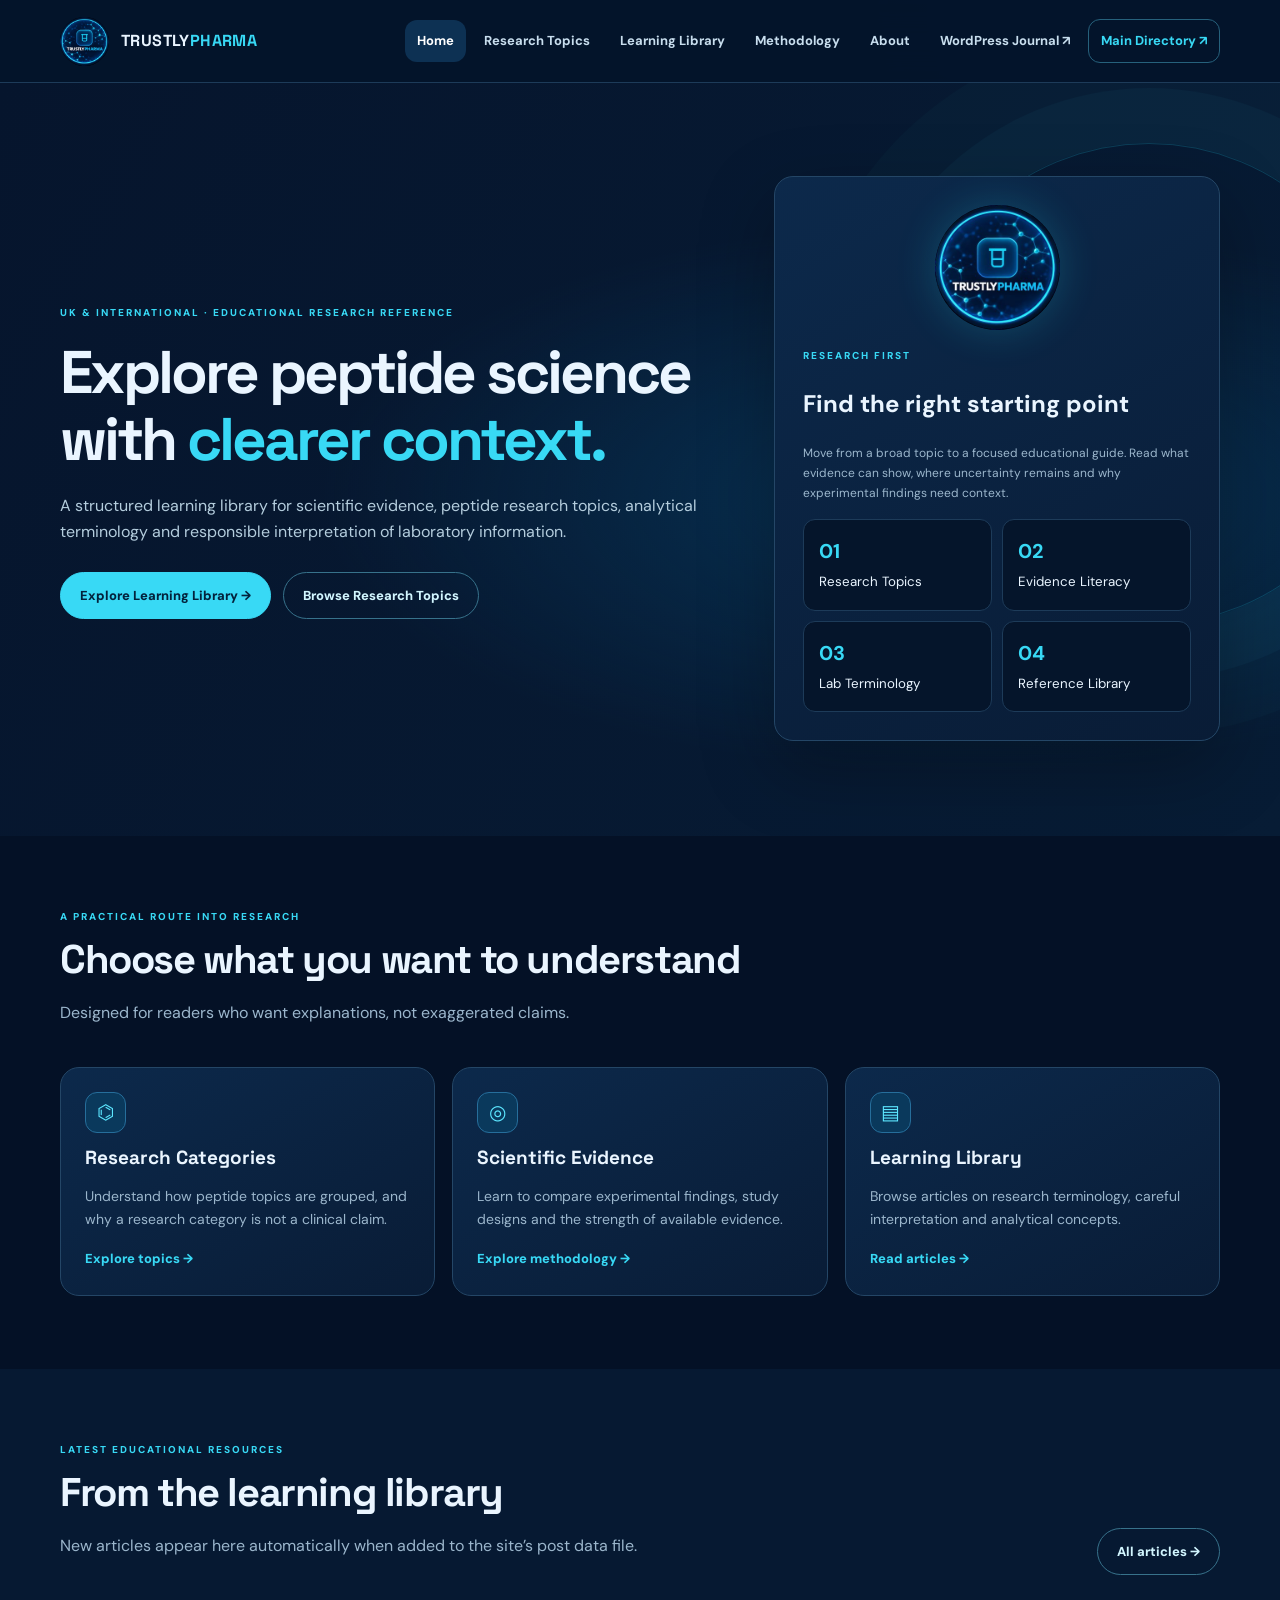
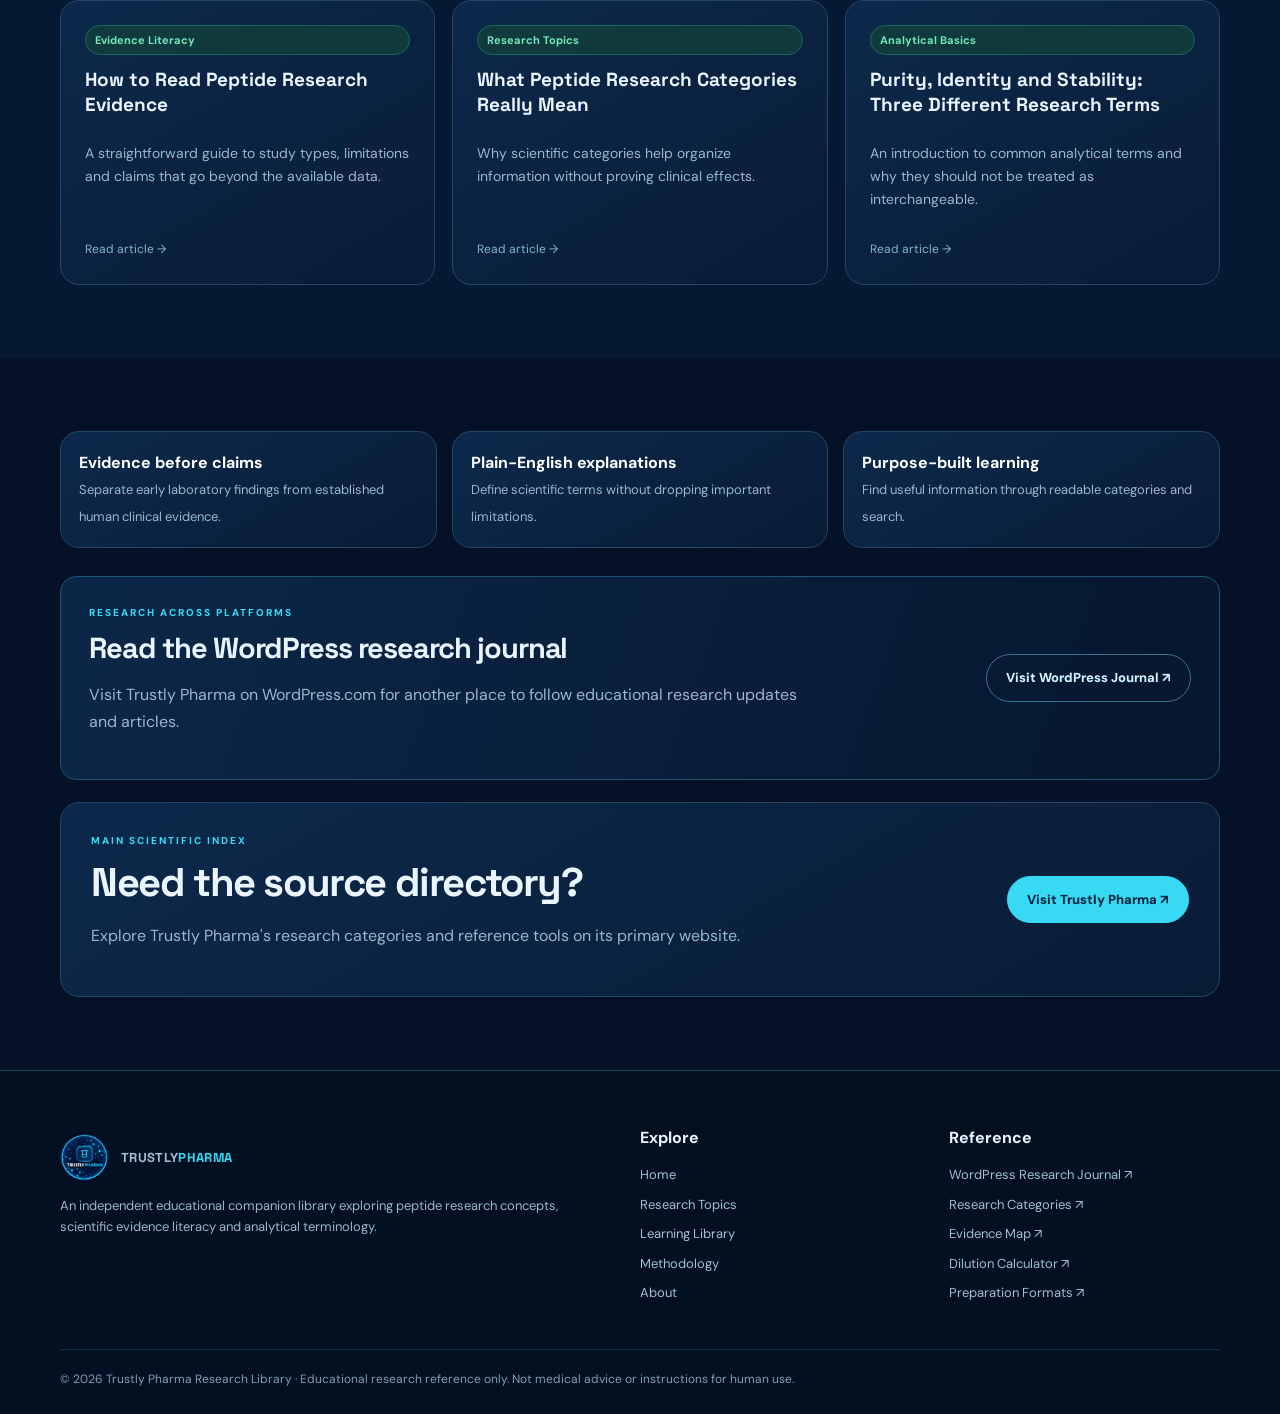
<file: index.html>
<!doctype html><html lang="en-GB"><head><meta charset="utf-8"><meta name="viewport" content="width=device-width,initial-scale=1"><meta name="description" content="A clear educational library for peptide research topics, evidence literacy and scientific reference information."><meta name="theme-color" content="#041126"><title>Home | Trustly Pharma Research Library</title><link rel="icon" href="logo.jpg"><link rel="stylesheet" href="styles.css"><script defer src="app.js"></script></head><body><header class="header"><div class="shell header-inner"><a class="brand" href="index.html" aria-label="Trustly Pharma home"><img src="logo.jpg" alt="Trustly Pharma circular logo"><span>TRUSTLY<span>PHARMA</span></span></a><button id="menuToggle" class="menu-toggle" aria-expanded="false" aria-controls="siteNav" aria-label="Toggle navigation">☰ Menu</button><nav id="siteNav" class="nav" aria-label="Main navigation"><a href="index.html" class="active">Home</a><a href="research.html" class="">Research Topics</a><a href="blog.html" class="">Learning Library</a><a href="methodology.html" class="">Methodology</a><a href="about.html" class="">About</a><a href="https://trustlypharma.wordpress.com/" target="_blank" rel="noopener noreferrer">WordPress Journal ↗</a><a class="nav-cta" href="https://trustlypharma.uk/" target="_blank" rel="noopener noreferrer">Main Directory ↗</a></nav></div></header><main><section class="hero"><div class="shell hero-grid"><div><span class="eyebrow">UK &amp; International · Educational Research Reference</span><h1>Explore peptide science with <em>clearer context.</em></h1><p class="lead">A structured learning library for scientific evidence, peptide research topics, analytical terminology and responsible interpretation of laboratory information.</p><div class="actions"><a class="btn" href="blog.html">Explore Learning Library →</a><a class="btn btn-outline" href="research.html">Browse Research Topics</a></div></div><div class="hero-panel"><img class="hero-logo" src="logo.jpg" alt="Trustly Pharma logo"><div class="eyebrow">Research First</div><h2>Find the right starting point</h2><p class="tiny">Move from a broad topic to a focused educational guide. Read what evidence can show, where uncertainty remains and why experimental findings need context.</p><div class="stat-grid"><div><b>01</b><small>Research Topics</small></div><div><b>02</b><small>Evidence Literacy</small></div><div><b>03</b><small>Lab Terminology</small></div><div><b>04</b><small>Reference Library</small></div></div></div></div></section><section class="section"><div class="shell"><div class="section-heading"><div><div class="eyebrow">A practical route into research</div><h2>Choose what you want to understand</h2><p class="section-sub">Designed for readers who want explanations, not exaggerated claims.</p></div></div><div class="cards"><a class="card" href="research.html"><div class="iconbox">⌬</div><h3>Research Categories</h3><p>Understand how peptide topics are grouped, and why a research category is not a clinical claim.</p><span class="link">Explore topics →</span></a><a class="card" href="methodology.html"><div class="iconbox">◎</div><h3>Scientific Evidence</h3><p>Learn to compare experimental findings, study designs and the strength of available evidence.</p><span class="link">Explore methodology →</span></a><a class="card" href="blog.html"><div class="iconbox">▤</div><h3>Learning Library</h3><p>Browse articles on research terminology, careful interpretation and analytical concepts.</p><span class="link">Read articles →</span></a></div></div></section><section class="section alt"><div class="shell"><div class="section-heading"><div><div class="eyebrow">Latest educational resources</div><h2>From the learning library</h2><p class="section-sub">New articles appear here automatically when added to the site’s post data file.</p></div><a class="btn btn-outline" href="blog.html">All articles →</a></div><div id="latestPosts" class="cards" aria-live="polite"><p class="tiny">Loading articles…</p></div></div></section><section class="section"><div class="shell"><div class="strip"><div class="feature"><strong>Evidence before claims</strong><span>Separate early laboratory findings from established human clinical evidence.</span></div><div class="feature"><strong>Plain-English explanations</strong><span>Define scientific terms without dropping important limitations.</span></div><div class="feature"><strong>Purpose-built learning</strong><span>Find useful information through readable categories and search.</span></div></div><div style="height:28px"></div><div class="journal-callout"><div><div class="eyebrow">Research across platforms</div><h2>Read the WordPress research journal</h2><p class="section-sub">Visit Trustly Pharma on WordPress.com for another place to follow educational research updates and articles.</p></div><a class="btn btn-outline" href="https://trustlypharma.wordpress.com/" target="_blank" rel="noopener noreferrer">Visit WordPress Journal ↗</a></div><div style="height:22px"></div><div class="cta-panel"><div><div class="eyebrow">Main scientific index</div><h2>Need the source directory?</h2><p class="section-sub">Explore Trustly Pharma's research categories and reference tools on its primary website.</p></div><a class="btn" href="https://trustlypharma.uk/" rel="noopener noreferrer" target="_blank">Visit Trustly Pharma ↗</a></div></div></section></main><footer class="footer"><div class="shell"><div class="footer-grid"><div><a class="brand" href="index.html"><img src="logo.jpg" alt=""><span>TRUSTLY<span>PHARMA</span></span></a><p>An independent educational companion library exploring peptide research concepts, scientific evidence literacy and analytical terminology.</p></div><div><h4>Explore</h4><a href="index.html">Home</a><a href="research.html">Research Topics</a><a href="blog.html">Learning Library</a><a href="methodology.html">Methodology</a><a href="about.html">About</a></div><div><h4>Reference</h4><a href="https://trustlypharma.wordpress.com/" target="_blank" rel="noopener noreferrer">WordPress Research Journal ↗</a><a href="https://trustlypharma.uk/#categories">Research Categories ↗</a><a href="https://trustlypharma.uk/#evidence-map">Evidence Map ↗</a><a href="https://trustlypharma.uk/#calculator">Dilution Calculator ↗</a><a href="https://trustlypharma.uk/formats/">Preparation Formats ↗</a></div></div><div class="bottom">© 2026 Trustly Pharma Research Library · Educational research reference only. Not medical advice or instructions for human use.</div></div></footer></body></html>
</file>
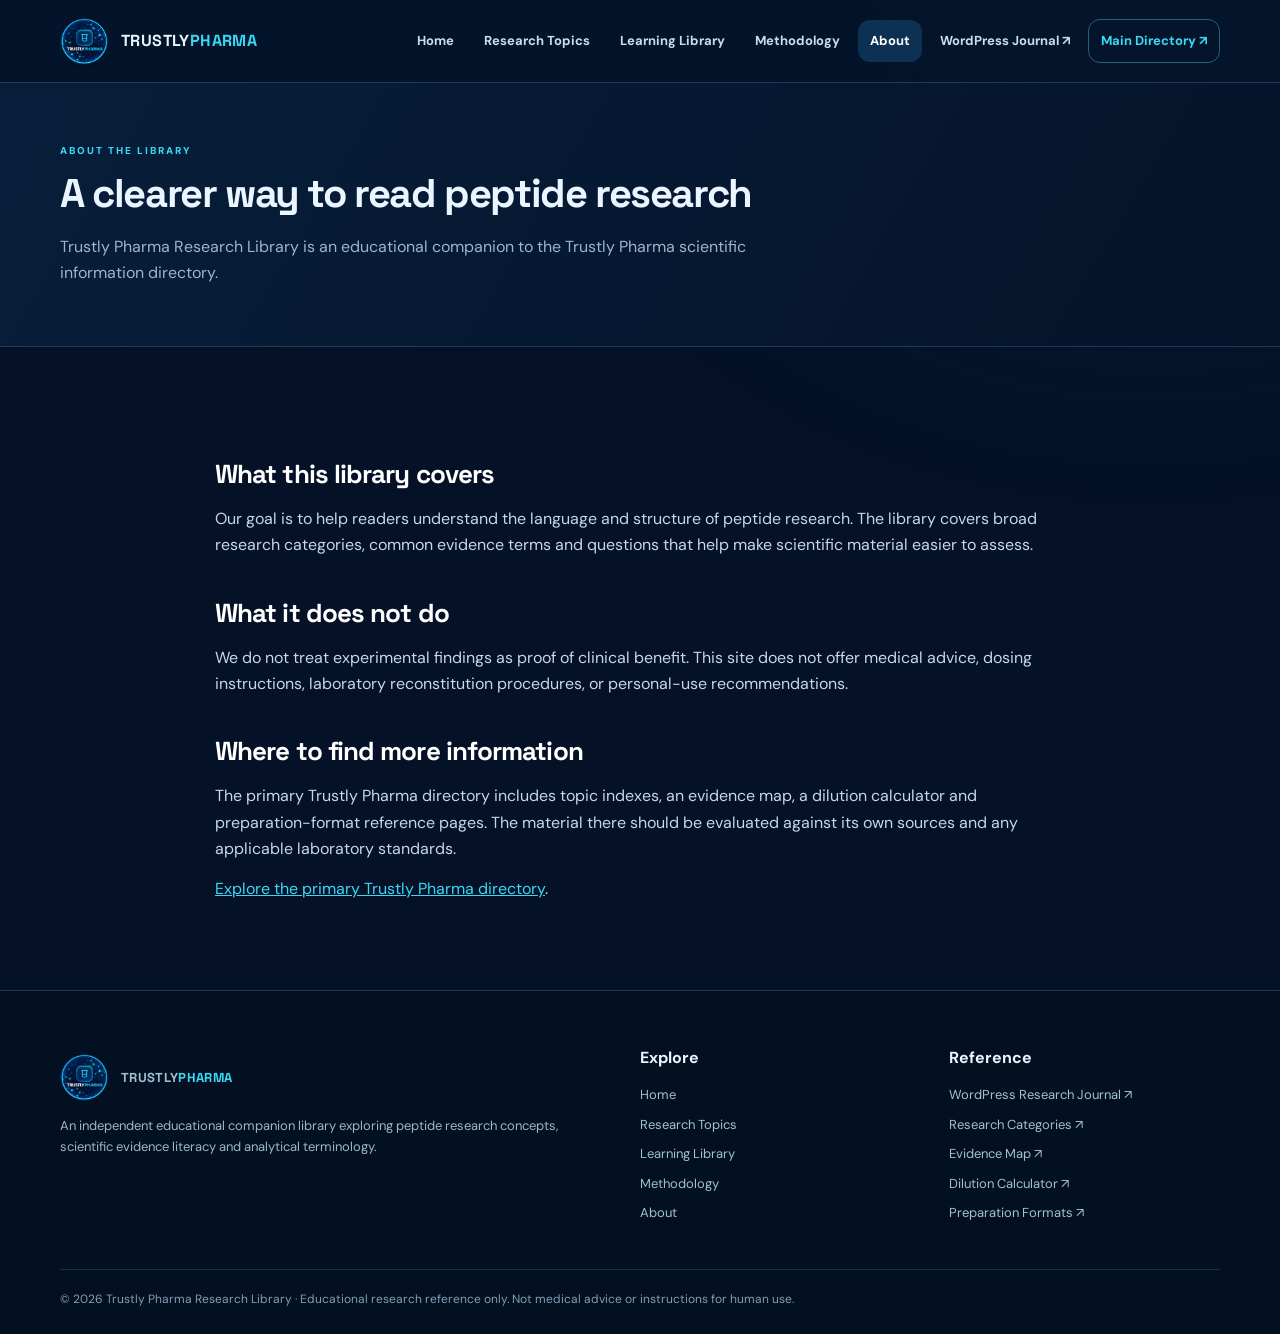
<file: about.html>
<!doctype html><html lang="en-GB"><head><meta charset="utf-8"><meta name="viewport" content="width=device-width,initial-scale=1"><meta name="description" content="Learn the purpose, boundaries and editorial focus of the Trustly Pharma Research Library."><meta name="theme-color" content="#041126"><title>About | Trustly Pharma Research Library</title><link rel="icon" href="logo.jpg"><link rel="stylesheet" href="styles.css"><script defer src="app.js"></script></head><body><header class="header"><div class="shell header-inner"><a class="brand" href="index.html" aria-label="Trustly Pharma home"><img src="logo.jpg" alt="Trustly Pharma circular logo"><span>TRUSTLY<span>PHARMA</span></span></a><button id="menuToggle" class="menu-toggle" aria-expanded="false" aria-controls="siteNav" aria-label="Toggle navigation">☰ Menu</button><nav id="siteNav" class="nav" aria-label="Main navigation"><a href="index.html" class="">Home</a><a href="research.html" class="">Research Topics</a><a href="blog.html" class="">Learning Library</a><a href="methodology.html" class="">Methodology</a><a href="about.html" class="active">About</a><a href="https://trustlypharma.wordpress.com/" target="_blank" rel="noopener noreferrer">WordPress Journal ↗</a><a class="nav-cta" href="https://trustlypharma.uk/" target="_blank" rel="noopener noreferrer">Main Directory ↗</a></nav></div></header><main><section class="page-hero"><div class="shell"><div class="eyebrow">About the library</div><h1 class="page-title">A clearer way to read peptide research</h1><p>Trustly Pharma Research Library is an educational companion to the Trustly Pharma scientific information directory.</p></div></section><section class="section"><div class="shell content prose"><h2>What this library covers</h2><p>Our goal is to help readers understand the language and structure of peptide research. The library covers broad research categories, common evidence terms and questions that help make scientific material easier to assess.</p><h2>What it does not do</h2><p>We do not treat experimental findings as proof of clinical benefit. This site does not offer medical advice, dosing instructions, laboratory reconstitution procedures, or personal-use recommendations.</p><h2>Where to find more information</h2><p>The primary Trustly Pharma directory includes topic indexes, an evidence map, a dilution calculator and preparation-format reference pages. The material there should be evaluated against its own sources and any applicable laboratory standards.</p><p><a href="https://trustlypharma.uk/" target="_blank" rel="noopener noreferrer">Explore the primary Trustly Pharma directory</a>.</p></div></section></main><footer class="footer"><div class="shell"><div class="footer-grid"><div><a class="brand" href="index.html"><img src="logo.jpg" alt=""><span>TRUSTLY<span>PHARMA</span></span></a><p>An independent educational companion library exploring peptide research concepts, scientific evidence literacy and analytical terminology.</p></div><div><h4>Explore</h4><a href="index.html">Home</a><a href="research.html">Research Topics</a><a href="blog.html">Learning Library</a><a href="methodology.html">Methodology</a><a href="about.html">About</a></div><div><h4>Reference</h4><a href="https://trustlypharma.wordpress.com/" target="_blank" rel="noopener noreferrer">WordPress Research Journal ↗</a><a href="https://trustlypharma.uk/#categories">Research Categories ↗</a><a href="https://trustlypharma.uk/#evidence-map">Evidence Map ↗</a><a href="https://trustlypharma.uk/#calculator">Dilution Calculator ↗</a><a href="https://trustlypharma.uk/formats/">Preparation Formats ↗</a></div></div><div class="bottom">© 2026 Trustly Pharma Research Library · Educational research reference only. Not medical advice or instructions for human use.</div></div></footer></body></html>
</file>
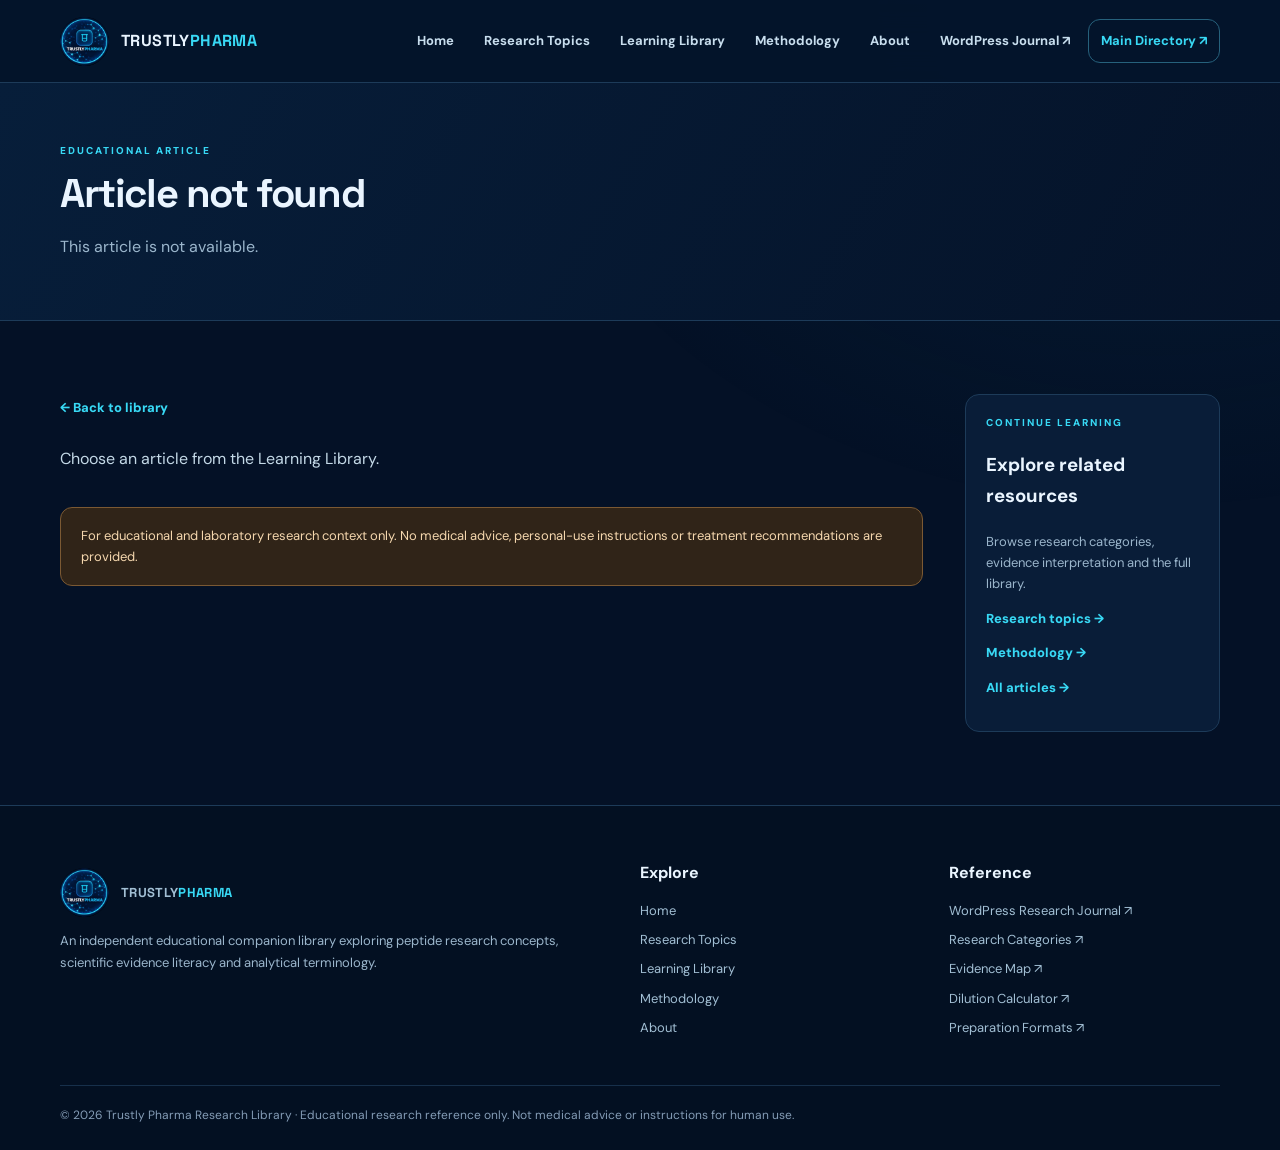
<file: article.html>
<!doctype html><html lang="en-GB"><head><meta charset="utf-8"><meta name="viewport" content="width=device-width,initial-scale=1"><meta name="description" content="Educational reading from the Trustly Pharma research library."><meta name="theme-color" content="#041126"><title>Article | Trustly Pharma Research Library</title><link rel="icon" href="logo.jpg"><link rel="stylesheet" href="styles.css"><script defer src="app.js"></script></head><body><header class="header"><div class="shell header-inner"><a class="brand" href="index.html" aria-label="Trustly Pharma home"><img src="logo.jpg" alt="Trustly Pharma circular logo"><span>TRUSTLY<span>PHARMA</span></span></a><button id="menuToggle" class="menu-toggle" aria-expanded="false" aria-controls="siteNav" aria-label="Toggle navigation">☰ Menu</button><nav id="siteNav" class="nav" aria-label="Main navigation"><a href="index.html" class="">Home</a><a href="research.html" class="">Research Topics</a><a href="blog.html" class="">Learning Library</a><a href="methodology.html" class="">Methodology</a><a href="about.html" class="">About</a><a href="https://trustlypharma.wordpress.com/" target="_blank" rel="noopener noreferrer">WordPress Journal ↗</a><a class="nav-cta" href="https://trustlypharma.uk/" target="_blank" rel="noopener noreferrer">Main Directory ↗</a></nav></div></header><main><section class="page-hero"><div class="shell"><div class="eyebrow">Educational article</div><h1 class="page-title"><span id="articleTitle">Article</span></h1><p><span id="articleSummary">Opening article…</span></p></div></section><section class="section"><div class="shell article-layout"><article><div class="article-top"><a class="back" href="blog.html">← Back to library</a><p class="meta" id="articleMeta"></p></div><div class="prose" id="articleBody" aria-live="polite"><p>Loading article…</p></div><div style="height:20px"></div><div class="notice">For educational and laboratory research context only. No medical advice, personal-use instructions or treatment recommendations are provided.</div></article><aside><div class="aside-card"><div class="eyebrow">Continue learning</div><h3>Explore related resources</h3><p>Browse research categories, evidence interpretation and the full library.</p><p><a class="back" href="research.html">Research topics →</a></p><p><a class="back" href="methodology.html">Methodology →</a></p><p><a class="back" href="blog.html">All articles →</a></p></div></aside></div></section></main><footer class="footer"><div class="shell"><div class="footer-grid"><div><a class="brand" href="index.html"><img src="logo.jpg" alt=""><span>TRUSTLY<span>PHARMA</span></span></a><p>An independent educational companion library exploring peptide research concepts, scientific evidence literacy and analytical terminology.</p></div><div><h4>Explore</h4><a href="index.html">Home</a><a href="research.html">Research Topics</a><a href="blog.html">Learning Library</a><a href="methodology.html">Methodology</a><a href="about.html">About</a></div><div><h4>Reference</h4><a href="https://trustlypharma.wordpress.com/" target="_blank" rel="noopener noreferrer">WordPress Research Journal ↗</a><a href="https://trustlypharma.uk/#categories">Research Categories ↗</a><a href="https://trustlypharma.uk/#evidence-map">Evidence Map ↗</a><a href="https://trustlypharma.uk/#calculator">Dilution Calculator ↗</a><a href="https://trustlypharma.uk/formats/">Preparation Formats ↗</a></div></div><div class="bottom">© 2026 Trustly Pharma Research Library · Educational research reference only. Not medical advice or instructions for human use.</div></div></footer></body></html>
</file>
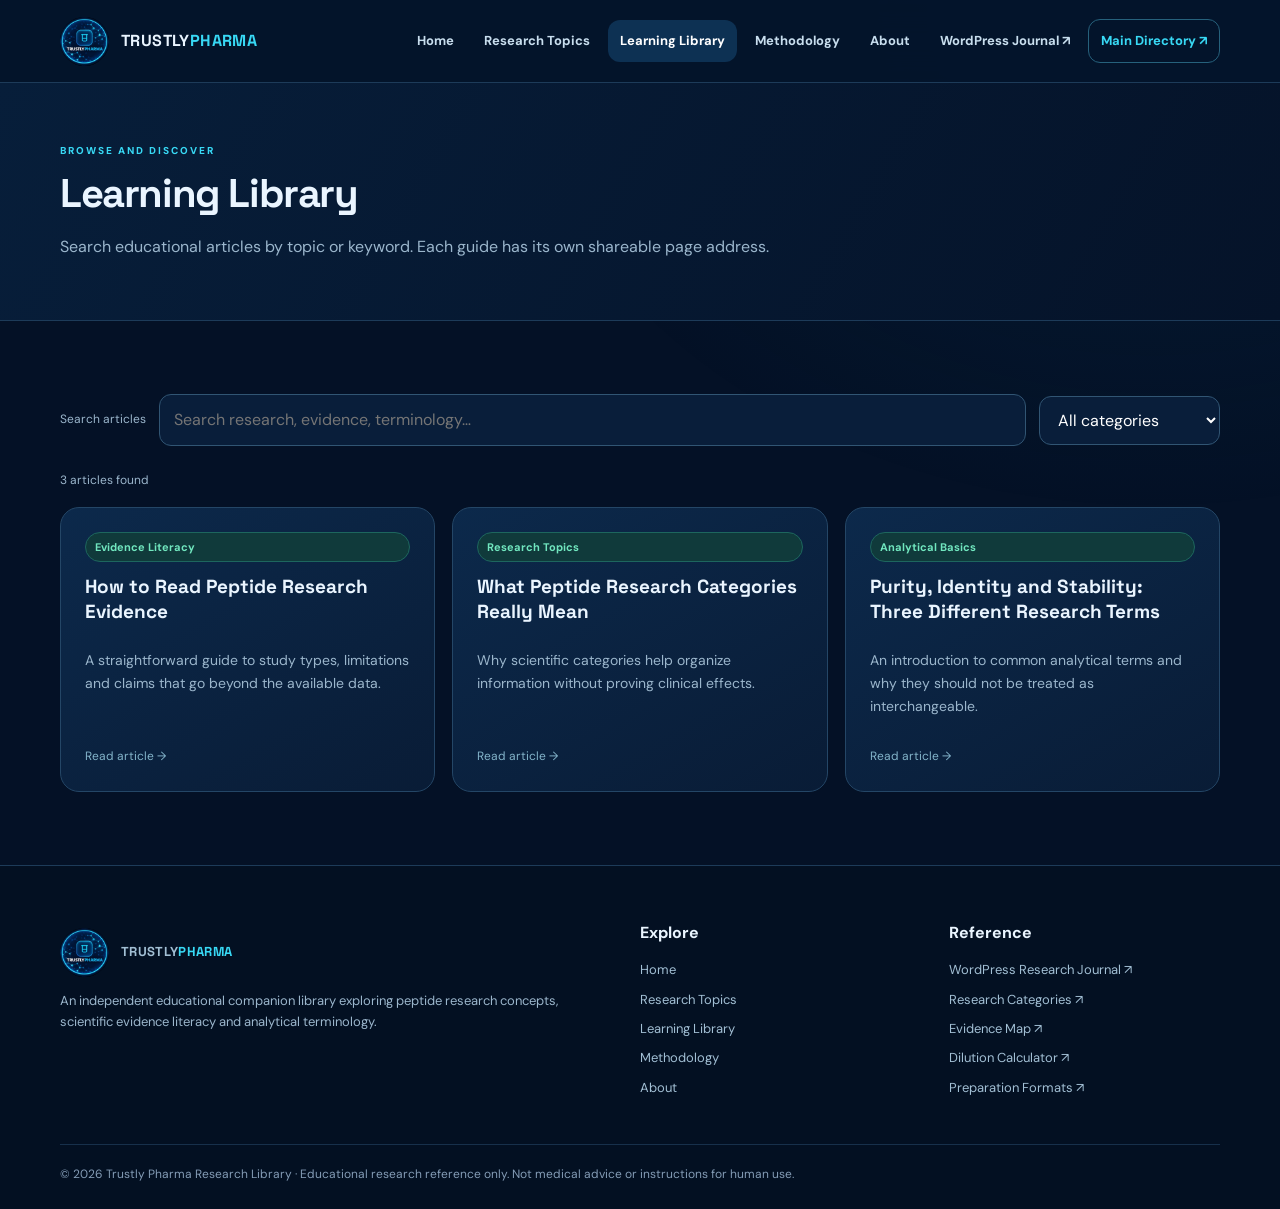
<file: blog.html>
<!doctype html><html lang="en-GB"><head><meta charset="utf-8"><meta name="viewport" content="width=device-width,initial-scale=1"><meta name="description" content="Search educational guides and research-focused articles in the Trustly Pharma learning library."><meta name="theme-color" content="#041126"><title>Learning Library | Trustly Pharma Research Library</title><link rel="icon" href="logo.jpg"><link rel="stylesheet" href="styles.css"><script defer src="app.js"></script></head><body><header class="header"><div class="shell header-inner"><a class="brand" href="index.html" aria-label="Trustly Pharma home"><img src="logo.jpg" alt="Trustly Pharma circular logo"><span>TRUSTLY<span>PHARMA</span></span></a><button id="menuToggle" class="menu-toggle" aria-expanded="false" aria-controls="siteNav" aria-label="Toggle navigation">☰ Menu</button><nav id="siteNav" class="nav" aria-label="Main navigation"><a href="index.html" class="">Home</a><a href="research.html" class="">Research Topics</a><a href="blog.html" class="active">Learning Library</a><a href="methodology.html" class="">Methodology</a><a href="about.html" class="">About</a><a href="https://trustlypharma.wordpress.com/" target="_blank" rel="noopener noreferrer">WordPress Journal ↗</a><a class="nav-cta" href="https://trustlypharma.uk/" target="_blank" rel="noopener noreferrer">Main Directory ↗</a></nav></div></header><main><section class="page-hero"><div class="shell"><div class="eyebrow">Browse and discover</div><h1 class="page-title">Learning Library</h1><p>Search educational articles by topic or keyword. Each guide has its own shareable page address.</p></div></section><section class="section"><div class="shell"><div class="filters"><label class="tiny" for="postSearch">Search articles</label><input id="postSearch" type="search" placeholder="Search research, evidence, terminology…" aria-label="Search library"><select id="postCategory" aria-label="Filter articles by category"><option value="">All categories</option></select></div><div id="postCount" class="tiny" aria-live="polite"></div><div style="height:16px"></div><div id="postList" class="cards"><p class="tiny">Loading articles…</p></div></div></section></main><footer class="footer"><div class="shell"><div class="footer-grid"><div><a class="brand" href="index.html"><img src="logo.jpg" alt=""><span>TRUSTLY<span>PHARMA</span></span></a><p>An independent educational companion library exploring peptide research concepts, scientific evidence literacy and analytical terminology.</p></div><div><h4>Explore</h4><a href="index.html">Home</a><a href="research.html">Research Topics</a><a href="blog.html">Learning Library</a><a href="methodology.html">Methodology</a><a href="about.html">About</a></div><div><h4>Reference</h4><a href="https://trustlypharma.wordpress.com/" target="_blank" rel="noopener noreferrer">WordPress Research Journal ↗</a><a href="https://trustlypharma.uk/#categories">Research Categories ↗</a><a href="https://trustlypharma.uk/#evidence-map">Evidence Map ↗</a><a href="https://trustlypharma.uk/#calculator">Dilution Calculator ↗</a><a href="https://trustlypharma.uk/formats/">Preparation Formats ↗</a></div></div><div class="bottom">© 2026 Trustly Pharma Research Library · Educational research reference only. Not medical advice or instructions for human use.</div></div></footer></body></html>
</file>
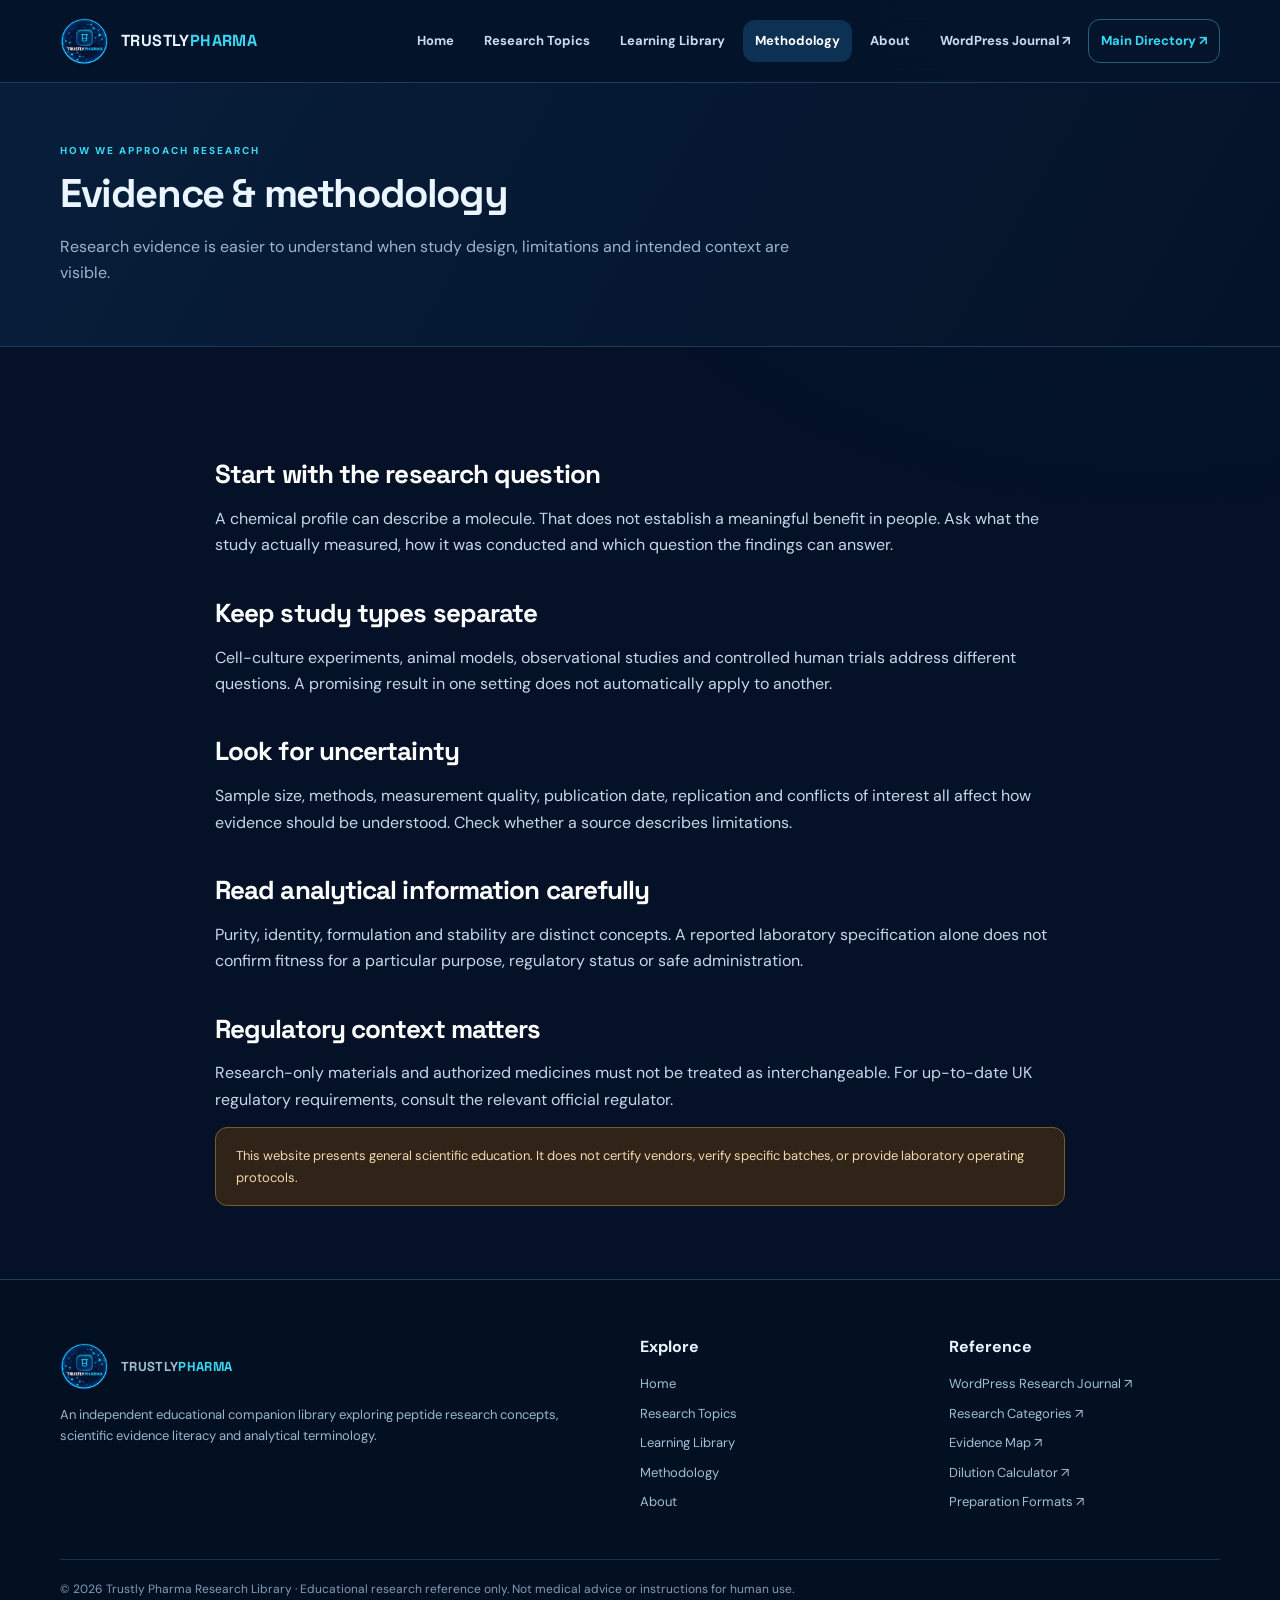
<file: methodology.html>
<!doctype html><html lang="en-GB"><head><meta charset="utf-8"><meta name="viewport" content="width=device-width,initial-scale=1"><meta name="description" content="How to interpret preclinical peptide research, evidence quality, limitations and regulatory context."><meta name="theme-color" content="#041126"><title>Methodology | Trustly Pharma Research Library</title><link rel="icon" href="logo.jpg"><link rel="stylesheet" href="styles.css"><script defer src="app.js"></script></head><body><header class="header"><div class="shell header-inner"><a class="brand" href="index.html" aria-label="Trustly Pharma home"><img src="logo.jpg" alt="Trustly Pharma circular logo"><span>TRUSTLY<span>PHARMA</span></span></a><button id="menuToggle" class="menu-toggle" aria-expanded="false" aria-controls="siteNav" aria-label="Toggle navigation">☰ Menu</button><nav id="siteNav" class="nav" aria-label="Main navigation"><a href="index.html" class="">Home</a><a href="research.html" class="">Research Topics</a><a href="blog.html" class="">Learning Library</a><a href="methodology.html" class="active">Methodology</a><a href="about.html" class="">About</a><a href="https://trustlypharma.wordpress.com/" target="_blank" rel="noopener noreferrer">WordPress Journal ↗</a><a class="nav-cta" href="https://trustlypharma.uk/" target="_blank" rel="noopener noreferrer">Main Directory ↗</a></nav></div></header><main><section class="page-hero"><div class="shell"><div class="eyebrow">How we approach research</div><h1 class="page-title">Evidence &amp; methodology</h1><p>Research evidence is easier to understand when study design, limitations and intended context are visible.</p></div></section><section class="section"><div class="shell content prose"><h2>Start with the research question</h2><p>A chemical profile can describe a molecule. That does not establish a meaningful benefit in people. Ask what the study actually measured, how it was conducted and which question the findings can answer.</p><h2>Keep study types separate</h2><p>Cell-culture experiments, animal models, observational studies and controlled human trials address different questions. A promising result in one setting does not automatically apply to another.</p><h2>Look for uncertainty</h2><p>Sample size, methods, measurement quality, publication date, replication and conflicts of interest all affect how evidence should be understood. Check whether a source describes limitations.</p><h2>Read analytical information carefully</h2><p>Purity, identity, formulation and stability are distinct concepts. A reported laboratory specification alone does not confirm fitness for a particular purpose, regulatory status or safe administration.</p><h2>Regulatory context matters</h2><p>Research-only materials and authorized medicines must not be treated as interchangeable. For up-to-date UK regulatory requirements, consult the relevant official regulator.</p><div class="notice">This website presents general scientific education. It does not certify vendors, verify specific batches, or provide laboratory operating protocols.</div></div></section></main><footer class="footer"><div class="shell"><div class="footer-grid"><div><a class="brand" href="index.html"><img src="logo.jpg" alt=""><span>TRUSTLY<span>PHARMA</span></span></a><p>An independent educational companion library exploring peptide research concepts, scientific evidence literacy and analytical terminology.</p></div><div><h4>Explore</h4><a href="index.html">Home</a><a href="research.html">Research Topics</a><a href="blog.html">Learning Library</a><a href="methodology.html">Methodology</a><a href="about.html">About</a></div><div><h4>Reference</h4><a href="https://trustlypharma.wordpress.com/" target="_blank" rel="noopener noreferrer">WordPress Research Journal ↗</a><a href="https://trustlypharma.uk/#categories">Research Categories ↗</a><a href="https://trustlypharma.uk/#evidence-map">Evidence Map ↗</a><a href="https://trustlypharma.uk/#calculator">Dilution Calculator ↗</a><a href="https://trustlypharma.uk/formats/">Preparation Formats ↗</a></div></div><div class="bottom">© 2026 Trustly Pharma Research Library · Educational research reference only. Not medical advice or instructions for human use.</div></div></footer></body></html>
</file>
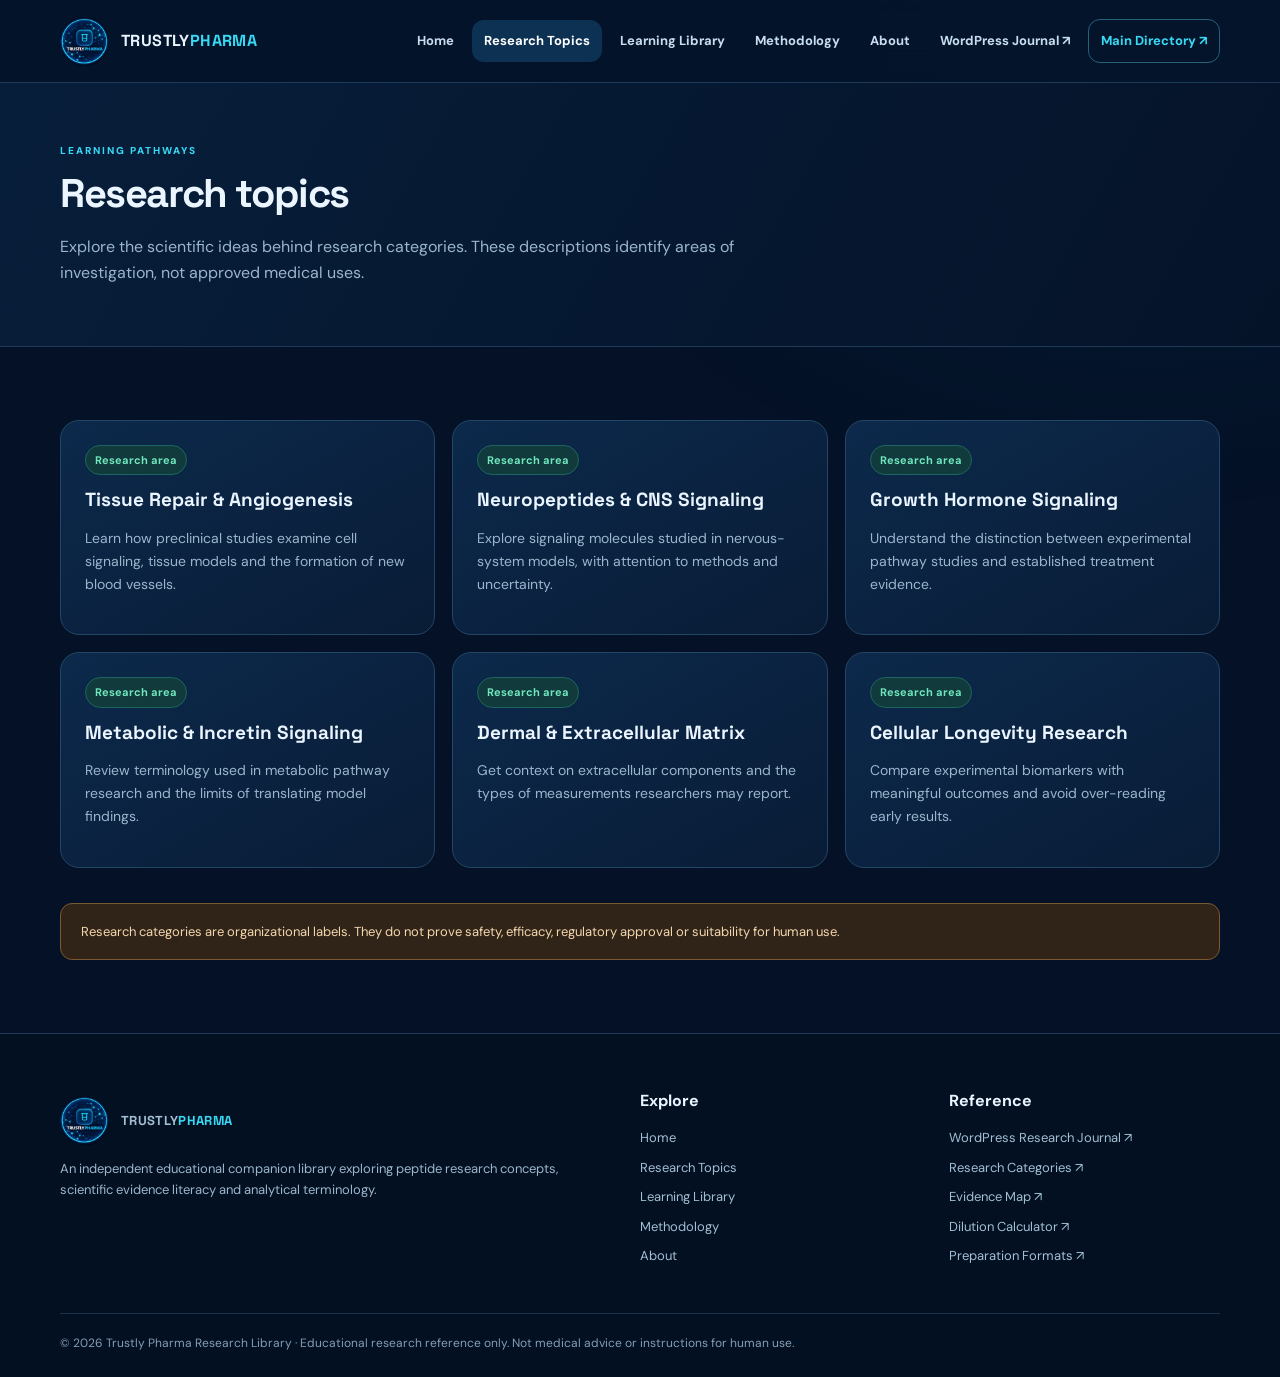
<file: research.html>
<!doctype html><html lang="en-GB"><head><meta charset="utf-8"><meta name="viewport" content="width=device-width,initial-scale=1"><meta name="description" content="Understand research peptide categories and what preclinical findings can and cannot establish."><meta name="theme-color" content="#041126"><title>Research Topics | Trustly Pharma Research Library</title><link rel="icon" href="logo.jpg"><link rel="stylesheet" href="styles.css"><script defer src="app.js"></script></head><body><header class="header"><div class="shell header-inner"><a class="brand" href="index.html" aria-label="Trustly Pharma home"><img src="logo.jpg" alt="Trustly Pharma circular logo"><span>TRUSTLY<span>PHARMA</span></span></a><button id="menuToggle" class="menu-toggle" aria-expanded="false" aria-controls="siteNav" aria-label="Toggle navigation">☰ Menu</button><nav id="siteNav" class="nav" aria-label="Main navigation"><a href="index.html" class="">Home</a><a href="research.html" class="active">Research Topics</a><a href="blog.html" class="">Learning Library</a><a href="methodology.html" class="">Methodology</a><a href="about.html" class="">About</a><a href="https://trustlypharma.wordpress.com/" target="_blank" rel="noopener noreferrer">WordPress Journal ↗</a><a class="nav-cta" href="https://trustlypharma.uk/" target="_blank" rel="noopener noreferrer">Main Directory ↗</a></nav></div></header><main><section class="page-hero"><div class="shell"><div class="eyebrow">Learning pathways</div><h1 class="page-title">Research topics</h1><p>Explore the scientific ideas behind research categories. These descriptions identify areas of investigation, not approved medical uses.</p></div></section><section class="section"><div class="shell"><div class="cards"><div class="card"><span class="chip">Research area</span><h3>Tissue Repair &amp; Angiogenesis</h3><p>Learn how preclinical studies examine cell signaling, tissue models and the formation of new blood vessels.</p></div><div class="card"><span class="chip">Research area</span><h3>Neuropeptides &amp; CNS Signaling</h3><p>Explore signaling molecules studied in nervous-system models, with attention to methods and uncertainty.</p></div><div class="card"><span class="chip">Research area</span><h3>Growth Hormone Signaling</h3><p>Understand the distinction between experimental pathway studies and established treatment evidence.</p></div><div class="card"><span class="chip">Research area</span><h3>Metabolic &amp; Incretin Signaling</h3><p>Review terminology used in metabolic pathway research and the limits of translating model findings.</p></div><div class="card"><span class="chip">Research area</span><h3>Dermal &amp; Extracellular Matrix</h3><p>Get context on extracellular components and the types of measurements researchers may report.</p></div><div class="card"><span class="chip">Research area</span><h3>Cellular Longevity Research</h3><p>Compare experimental biomarkers with meaningful outcomes and avoid over-reading early results.</p></div></div><div style="height:35px"></div><div class="notice">Research categories are organizational labels. They do not prove safety, efficacy, regulatory approval or suitability for human use.</div></div></section></main><footer class="footer"><div class="shell"><div class="footer-grid"><div><a class="brand" href="index.html"><img src="logo.jpg" alt=""><span>TRUSTLY<span>PHARMA</span></span></a><p>An independent educational companion library exploring peptide research concepts, scientific evidence literacy and analytical terminology.</p></div><div><h4>Explore</h4><a href="index.html">Home</a><a href="research.html">Research Topics</a><a href="blog.html">Learning Library</a><a href="methodology.html">Methodology</a><a href="about.html">About</a></div><div><h4>Reference</h4><a href="https://trustlypharma.wordpress.com/" target="_blank" rel="noopener noreferrer">WordPress Research Journal ↗</a><a href="https://trustlypharma.uk/#categories">Research Categories ↗</a><a href="https://trustlypharma.uk/#evidence-map">Evidence Map ↗</a><a href="https://trustlypharma.uk/#calculator">Dilution Calculator ↗</a><a href="https://trustlypharma.uk/formats/">Preparation Formats ↗</a></div></div><div class="bottom">© 2026 Trustly Pharma Research Library · Educational research reference only. Not medical advice or instructions for human use.</div></div></footer></body></html>
</file>
<file: styles.css>
@import url('https://fonts.googleapis.com/css2?family=DM+Sans:wght@400;500;600;700;800&family=Space+Grotesk:wght@400;500;600;700&display=swap');
:root{--bg:#041126;--bg2:#081b35;--panel:#0a2140;--line:#1d3b59;--ink:#eaf5ff;--muted:#9bb6cc;--cyan:#38d9f5;--gold:#ffbb53;--green:#71e7bf;--radius:19px}*{box-sizing:border-box}html{scroll-behavior:smooth}body{margin:0;background:var(--bg);color:var(--ink);font-family:'DM Sans',Arial,sans-serif;line-height:1.65}body:before{content:'';position:fixed;inset:0;background:radial-gradient(ellipse at 90% 0%,#08395944,transparent 40%);pointer-events:none;z-index:-1}a{color:inherit;text-decoration:none}a:hover{color:var(--cyan)}button,input,select{font:inherit}button{cursor:pointer}.shell{width:min(1160px,calc(100% - 40px));margin:auto}.topbar{border-bottom:1px solid #153451;background:#031027;position:relative;z-index:10}.header{position:sticky;top:0;z-index:20;background:#04152bef;backdrop-filter:blur(16px);border-bottom:1px solid var(--line)}.header-inner{min-height:82px;display:flex;align-items:center;gap:22px;justify-content:space-between}.brand{display:flex;align-items:center;gap:12px;font-weight:800;letter-spacing:.025em;font-family:'Space Grotesk',sans-serif;white-space:nowrap}.brand img{width:49px;height:49px;object-fit:cover;border-radius:50%}.brand span span{color:var(--cyan)}.nav{display:flex;gap:6px;align-items:center}.nav a{font-size:13px;font-weight:700;padding:10px 12px;border-radius:12px;color:#c8deee}.nav a:hover,.nav a.active{background:#0d3153;color:white}.nav .nav-cta{border:1px solid #26617c;color:var(--cyan)}.menu-toggle{display:none;background:#0d2a48;color:white;border:1px solid var(--line);padding:8px 12px;border-radius:10px}.eyebrow{text-transform:uppercase;letter-spacing:.2em;font-size:10px;font-weight:800;color:var(--cyan)}.hero{position:relative;overflow:hidden;padding:93px 0 95px;background:radial-gradient(ellipse at 75% 55%,#07487288,transparent 47%),linear-gradient(120deg,#06152d,#071c35)}.hero:after{content:'';position:absolute;right:-110px;top:60px;width:480px;height:480px;border:1px solid #23ccec33;border-radius:50%;box-shadow:0 0 0 55px #38d9f509,0 0 0 110px #38d9f505;pointer-events:none}.hero-grid{display:grid;grid-template-columns:1.2fr .8fr;gap:45px;align-items:center;position:relative;z-index:1}.hero h1{font:700 clamp(35px,4.7vw,64px)/1.1 'Space Grotesk',sans-serif;letter-spacing:-.05em;margin:16px 0 20px}.hero h1 em{font-style:normal;color:var(--cyan)}.lead{font-size:16px;color:#b4cddd;max-width:660px;margin:0 0 26px}.actions{display:flex;gap:12px;flex-wrap:wrap}.btn{display:inline-flex;align-items:center;justify-content:center;padding:12px 19px;border-radius:999px;font-size:13px;font-weight:800;background:var(--cyan);color:#03223c;border:1px solid var(--cyan)}.btn:hover{background:#a1f4ff;color:#02182c}.btn-outline{background:transparent;color:#d2f6ff;border-color:#37728b}.hero-panel,.card,.feature,.cta-panel{background:linear-gradient(150deg,#0c294b,#091c36);border:1px solid #244666;border-radius:var(--radius)}.hero-panel{padding:28px;box-shadow:0 26px 75px #0004}.hero-logo{display:block;width:125px;border-radius:50%;margin:0 auto 18px;box-shadow:0 0 42px #1ee6fa33}.tiny{font-size:12px;color:var(--muted)}.stat-grid{display:grid;grid-template-columns:repeat(2,1fr);gap:10px;margin-top:16px}.stat-grid div{padding:15px;background:#05152b;border:1px solid var(--line);border-radius:12px}.stat-grid b{display:block;color:var(--cyan);font-size:20px}.section{padding:73px 0}.section.alt{background:#061932}.section-heading{display:flex;justify-content:space-between;align-items:end;gap:16px;margin-bottom:25px}.section h2,.page-title{font:700 clamp(27px,3.3vw,40px)/1.2 'Space Grotesk',sans-serif;letter-spacing:-.035em;margin:10px 0}.section-sub{color:var(--muted);max-width:710px}.cards{display:grid;grid-template-columns:repeat(3,1fr);gap:17px}.card{padding:24px;transition:transform .2s,border-color .2s}.card:hover{transform:translateY(-4px);border-color:#2d91ba}.card h3{font:700 19px/1.3 'Space Grotesk',sans-serif;margin:13px 0 10px}.card p{font-size:14px;color:var(--muted)}.chip{display:inline-block;font-size:11px;color:var(--green);border:1px solid #1d665e;background:#103a3b;padding:5px 9px;border-radius:30px;font-weight:700}.card .link{font-size:13px;font-weight:800;color:var(--cyan)}.iconbox{display:grid;place-items:center;width:41px;height:41px;border:1px solid #266e9b;border-radius:12px;background:#0a395c;color:#5ce6ff;font-size:20px}.strip{display:grid;grid-template-columns:repeat(3,1fr);gap:15px}.feature{padding:18px}.feature strong{display:block;color:white}.feature span{font-size:13px;color:var(--muted)}.cta-panel{padding:30px;display:flex;align-items:center;justify-content:space-between;gap:20px}.footer{background:#031022;border-top:1px solid var(--line);padding:54px 0 24px}.footer-grid{display:grid;grid-template-columns:2fr 1fr 1fr;gap:38px}.footer h4{margin:0 0 13px}.footer a{display:block;color:#a2bfd4;font-size:13px;margin:8px 0}.footer .brand{display:flex}.footer p{color:var(--muted);font-size:13px}.bottom{border-top:1px solid #17304b;margin-top:38px;padding-top:20px;font-size:12px;color:#849cb6}.page-hero{padding:60px 0 44px;background:linear-gradient(120deg,#071e3a,#051329);border-bottom:1px solid var(--line)}.page-hero p{max-width:750px;color:var(--muted)}.content{max-width:850px}.prose{font-size:16px;color:#c4d9e7}.prose h2{font:700 26px/1.3 'Space Grotesk',sans-serif;color:white;margin-top:38px}.prose h3{color:white}.prose p{margin:14px 0}.prose a{text-decoration:underline;color:var(--cyan)}.prose ul{padding-left:23px}.notice{border:1px solid #7b5933;background:#302418;padding:17px 20px;border-radius:12px;color:#f5d7ae;font-size:13px}.filters{display:flex;align-items:center;gap:13px;margin:0 0 25px;flex-wrap:wrap}.filters input,.filters select{border-radius:12px;padding:12px 14px;background:#091e3a;color:white;border:1px solid #315573;min-width:180px}.filters input{flex:1;min-width:240px}.meta{font-size:12px;color:#83b4ca}.empty{padding:25px;border:1px dashed #37627b;border-radius:12px;color:var(--muted)}.post-card{display:flex;flex-direction:column}.post-card .meta{margin-top:auto;padding-top:15px}.article-top{margin-bottom:26px}.back{color:var(--cyan);font-size:13px;font-weight:800}.article-layout{display:grid;grid-template-columns:minmax(0,1fr) 255px;gap:42px}.aside-card{position:sticky;top:112px;padding:20px;border:1px solid var(--line);background:#091d38;border-radius:14px}.aside-card p{font-size:13px;color:var(--muted)}:focus-visible{outline:3px solid var(--cyan);outline-offset:3px}@media(max-width:940px){.menu-toggle{display:block}.nav{display:none;position:absolute;top:81px;left:0;right:0;flex-direction:column;align-items:stretch;background:#071a33;border-bottom:1px solid var(--line);padding:15px 20px}.nav.open{display:flex}.hero-grid{grid-template-columns:1fr}.hero-panel{max-width:550px}.cards{grid-template-columns:repeat(2,1fr)}.article-layout{grid-template-columns:1fr}.aside-card{position:static}.footer-grid{grid-template-columns:1.5fr 1fr}}@media(max-width:600px){.shell{width:min(100% - 30px,1160px)}.header-inner{min-height:72px}.nav{top:71px}.brand{font-size:14px}.brand img{width:42px;height:42px}.hero{padding:65px 0}.hero h1{font-size:37px}.cards,.strip,.footer-grid{grid-template-columns:1fr}.section{padding:53px 0}.cta-panel{display:block}.cta-panel .btn{margin-top:16px}.section-heading{display:block}.filters input,.filters select{width:100%}}

/* Related educational publication */
.journal-callout{padding:28px;display:flex;align-items:center;justify-content:space-between;gap:22px;border:1px solid #205476;border-radius:16px;background:linear-gradient(110deg,#0b2748,#06172e)}
.journal-callout h2{font-size:clamp(21px,2.7vw,29px);margin:10px 0}
.journal-callout .btn{flex-shrink:0}
@media(max-width:700px){.journal-callout{display:block}.journal-callout .btn{margin-top:14px}}
</file>
